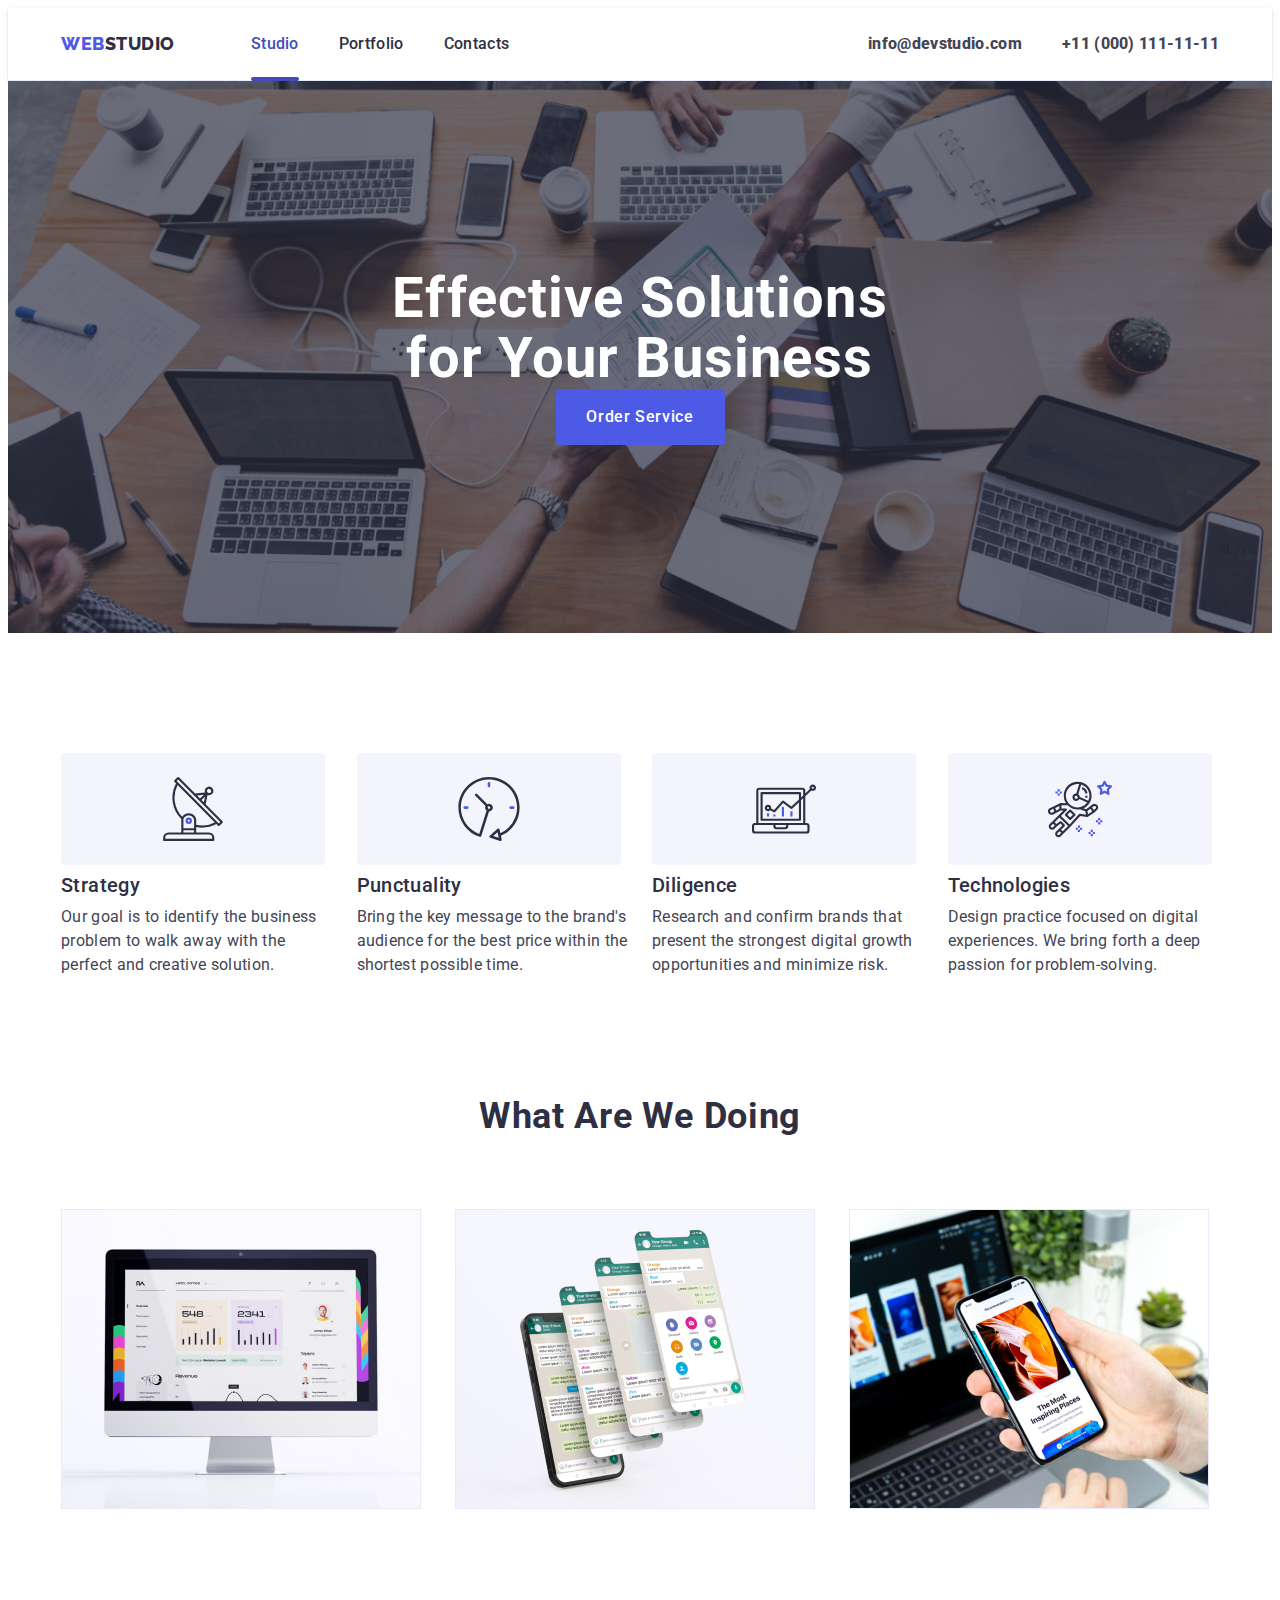
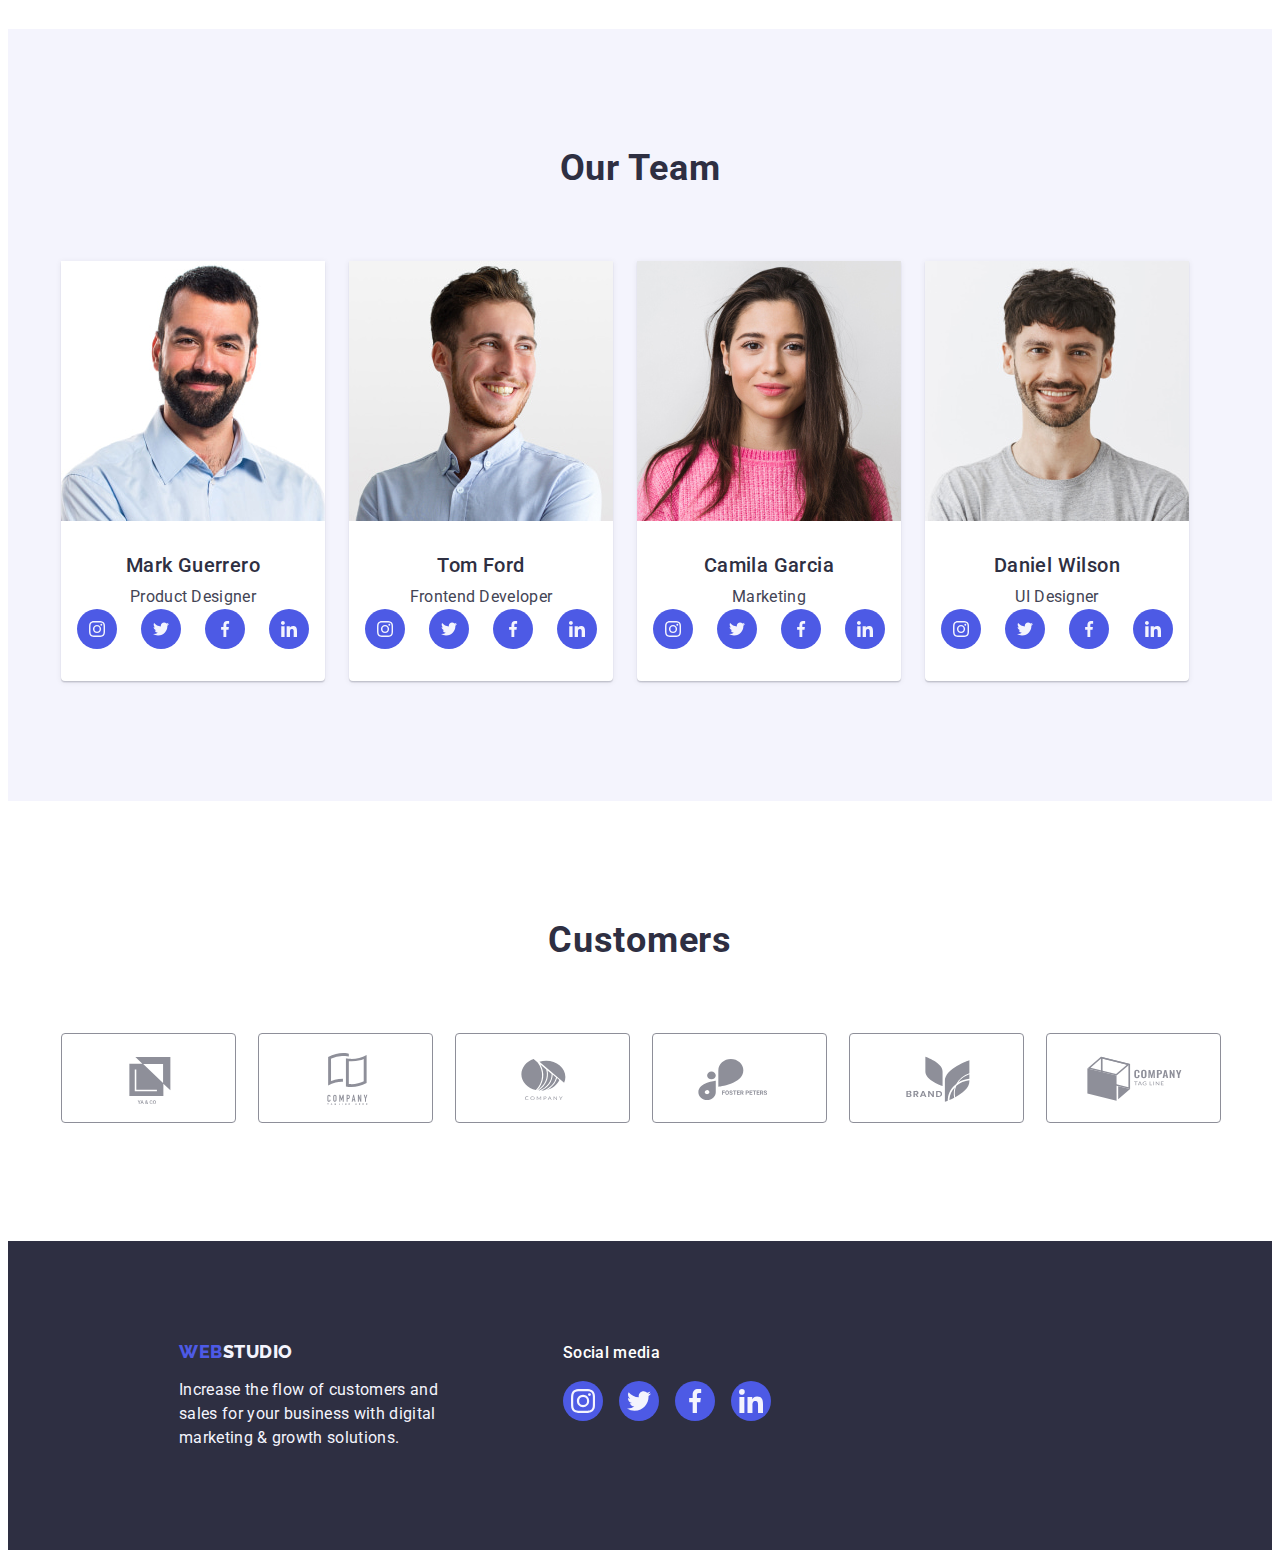
<file: index.html>
<!DOCTYPE html>
<html lang="en">
  <head>
    <meta charset="UTF-8" />
    <meta http-equiv="X-UA-Compatible" content="IE=edge" />
    <meta name="viewport" content="width=device-width, initial-scale=1.0" />
    <title>Document</title>
    <link rel="preconnect" href="https://fonts.googleapis.com" />
    <link rel="preconnect" href="https://fonts.gstatic.com" crossorigin />
    <link
      href="https://fonts.googleapis.com/css2?family=Raleway:wght@800&family=Roboto:wght@400;500;700&display=swap"
      rel="stylesheet"
    />
    <link
      rel="stylesheet"
      href="https://cdnjs.cloudflare.com/ajax/libs/modern-normalize/2.0.0/modern-normalize.min.css"
      integrity="sha512-4xo8blKMVCiXpTaLzQSLSw3KFOVPWhm/TRtuPVc4WG6kUgjH6J03IBuG7JZPkcWMxJ5huwaBpOpnwYElP/m6wg=="
      crossorigin="anonymous"
      referrerpolicy="no-referrer"
    />
    <link rel="stylesheet" href="./css/styles.css" />
  </head>
  <body class="body">
    <!--HEADER-->
    <header class="header">
      <div class="page container">
        <!--Навігація-->
        <nav class="navigation">
          <!--Логотип navigation-->
          <a class="logo link" href="./index.html"
            >WEB<span class="logo-two">Studio</span></a
          >
          <!--Список navigation-->
          <ul class="list header-list">
            <!--Перший пункт списку-->
            <li>
              <a class="guidance current link" href="./index.html">Studio</a>
            </li>
            <!--Другий пункт списку-->
            <li>
              <a class="guidance link" href="./portfolio.html">Portfolio</a>
            </li>
            <!--Третій пункт списку-->
            <li>
              <a class="guidance link" href="">Contacts</a>
            </li>
          </ul>
        </nav>
        <!--Контактна інформація-->
        <address class="header-address">
          <!--Список address-->
          <ul class="list header-list">
            <!--Перший пункт списку-->
            <li>
              <a class="contacts-header link" href="mailto:info@devstudio.com"
                >info@devstudio.com</a
              >
            </li>
            <!--Другий пункт списку-->
            <li>
              <a class="contacts-header link" href="tel:+110001111111"
                >+11 (000) 111-11-11</a
              >
            </li>
          </ul>
        </address>
      </div>
    </header>
    <!--MAIN-->
    <main>
      <!--Перша секція основного контенту-->
      <section class="dark-bg">
        <div class="container">
          <h1 class="main-text">Effective Solutions for Your Business</h1>
          <button data-modal-open type="button" class="main-button">
            Order Service
          </button>
        </div>
      </section>
      <!--Друга секція основного контенту-->
      <section class="two-section">
        <div class="container">
          <h2 hidden class="visually-hidden">advantages</h2>
          <!--Список другої секції-->
          <ul class="list">
            <!--Перший пункт списку-->
            <li class="two-section-items">
              <div class="two-section-items-icons">
                <svg class="logo-icons" width="64" height="64">
                  <use href="./images/icons.svg#icon-antenna"></use>
                </svg>
              </div>
              <h3 class="main-second-section">Strategy</h3>
              <p class="main-second-section-text">
                Our goal is to identify the business problem to walk away with
                the perfect and creative solution.
              </p>
            </li>
            <!--Другий пункт списку-->
            <li class="two-section-items">
              <div class="two-section-items-icons">
                <svg class="logo-icons" width="64" height="64">
                  <use href="./images/icons.svg#icon-clock"></use>
                </svg>
              </div>
              <h3 class="main-second-section">Punctuality</h3>
              <p class="main-second-section-text">
                Bring the key message to the brand's audience for the best price
                within the shortest possible time.
              </p>
            </li>
            <!--Третій пункт списку-->
            <li class="two-section-items">
              <div class="two-section-items-icons">
                <svg class="logo-icons" width="64" height="64">
                  <use href="./images/icons.svg#icon-diagram"></use>
                </svg>
              </div>
              <h3 class="main-second-section">Diligence</h3>
              <p class="main-second-section-text">
                Research and confirm brands that present the strongest digital
                growth opportunities and minimize risk.
              </p>
            </li>
            <!--Четвертий пункт списку-->
            <li class="two-section-items">
              <div class="two-section-items-icons">
                <svg class="logo-icons" width="64" height="64">
                  <use href="./images/icons.svg#icon-astronaut"></use>
                </svg>
              </div>
              <h3 class="main-second-section">Technologies</h3>
              <p class="main-second-section-text">
                Design practice focused on digital experiences. We bring forth a
                deep passion for problem-solving.
              </p>
            </li>
          </ul>
        </div>
      </section>
      <!--Третя секція основного контенту-->
      <section class="third-section">
        <div class="container">
          <h2 class="main-page-text">What are we doing</h2>
          <!--Список третьої секції-->
          <ul class="third-section list">
            <!--Перший пункт списку-->
            <li class="third-section-items">
              <img src="./images/images/img1.jpg" alt="img1" width="360" />
            </li>
            <!--Другий пункт списку-->
            <li class="third-section-items">
              <img src="./images/images/img2.jpg" alt="img2" width="360" />
            </li>
            <!--Третій пункт списку-->
            <li class="third-section-items">
              <img src="./images/images/img3.jpg" alt="img3" width="360" />
            </li>
          </ul>
        </div>
      </section>
      <!--Четверта секція основного контенту-->
      <section class="fourth-section">
        <div class="container">
          <h2 class="main-page-text">Our Team</h2>
          <!--Список четвертої секції-->
          <ul class="list">
            <!--Перший пункт списку-->
            <li class="fourth-section-items">
              <img src="./images/images/img4.jpg" alt="img4" width="264" />
              <div class="fourth-section-container">
                <h3 class="main-fourth-section">Mark Guerrero</h3>
                <p class="main-fourth-section-text">Product Designer</p>
                <ul class="list list-icons">
                  <li class="fourth-section-items-icons">
                    <a
                      class="fourth-section-social-networks"
                      href="https://www.instagram.com/"
                    >
                      <svg class="fourth-section-icons" width="16" height="16">
                        <use href="./images/icons.svg#icon-instagram"></use>
                      </svg>
                    </a>
                  </li>
                  <li class="fourth-section-items-icons">
                    <a
                      class="fourth-section-social-networks"
                      href="https://twitter.com/"
                    >
                      <svg class="fourth-section-icons" width="16" height="16">
                        <use href="./images/icons.svg#icon-twitter"></use>
                      </svg>
                    </a>
                  </li>
                  <li class="fourth-section-items-icons">
                    <a
                      class="fourth-section-social-networks"
                      href="https://www.facebook.com/"
                    >
                      <svg class="fourth-section-icons" width="16" height="16">
                        <use href="./images/icons.svg#icon-facebook"></use>
                      </svg>
                    </a>
                  </li>
                  <li class="fourth-section-items-icons">
                    <a
                      class="fourth-section-social-networks"
                      href="https://www.linkedin.com/"
                    >
                      <svg class="fourth-section-icons" width="16" height="16">
                        <use href="./images/icons.svg#icon-linkedin"></use>
                      </svg>
                    </a>
                  </li>
                </ul>
              </div>
            </li>
            <!--Другий пункт списку-->
            <li class="fourth-section-items">
              <img src="./images/images/img5.jpg" alt="img5" width="264" />
              <div class="fourth-section-container">
                <h3 class="main-fourth-section">Tom Ford</h3>
                <p class="main-fourth-section-text">Frontend Developer</p>
                <ul class="list list-icons">
                  <li class="fourth-section-items-icons">
                    <a
                      class="fourth-section-social-networks"
                      href="https://www.instagram.com/"
                    >
                      <svg class="fourth-section-icons" width="16" height="16">
                        <use href="./images/icons.svg#icon-instagram"></use>
                      </svg>
                    </a>
                  </li>
                  <li class="fourth-section-items-icons">
                    <a
                      class="fourth-section-social-networks"
                      href="https://twitter.com/"
                    >
                      <svg class="fourth-section-icons" width="16" height="16">
                        <use href="./images/icons.svg#icon-twitter"></use>
                      </svg>
                    </a>
                  </li>
                  <li class="fourth-section-items-icons">
                    <a
                      class="fourth-section-social-networks"
                      href="https://www.facebook.com/"
                    >
                      <svg class="fourth-section-icons" width="16" height="16">
                        <use href="./images/icons.svg#icon-facebook"></use>
                      </svg>
                    </a>
                  </li>
                  <li class="fourth-section-items-icons">
                    <a
                      class="fourth-section-social-networks"
                      href="https://www.linkedin.com/"
                    >
                      <svg class="fourth-section-icons" width="16" height="16">
                        <use href="./images/icons.svg#icon-linkedin"></use>
                      </svg>
                    </a>
                  </li>
                </ul>
              </div>
            </li>
            <!--Третій пункт списку-->
            <li class="fourth-section-items">
              <img src="./images/images/img6.jpg" alt="img6" width="264" />
              <div class="fourth-section-container">
                <h3 class="main-fourth-section">Camila Garcia</h3>
                <p class="main-fourth-section-text">Marketing</p>
                <ul class="list list-icons">
                  <li class="fourth-section-items-icons">
                    <a
                      class="fourth-section-social-networks"
                      href="https://www.instagram.com/"
                    >
                      <svg class="fourth-section-icons" width="16" height="16">
                        <use href="./images/icons.svg#icon-instagram"></use>
                      </svg>
                    </a>
                  </li>
                  <li class="fourth-section-items-icons">
                    <a
                      class="fourth-section-social-networks"
                      href="https://twitter.com/"
                    >
                      <svg class="fourth-section-icons" width="16" height="16">
                        <use href="./images/icons.svg#icon-twitter"></use>
                      </svg>
                    </a>
                  </li>
                  <li class="fourth-section-items-icons">
                    <a
                      class="fourth-section-social-networks"
                      href="https://www.facebook.com/"
                    >
                      <svg class="fourth-section-icons" width="16" height="16">
                        <use href="./images/icons.svg#icon-facebook"></use>
                      </svg>
                    </a>
                  </li>
                  <li class="fourth-section-items-icons">
                    <a
                      class="fourth-section-social-networks"
                      href="https://www.linkedin.com/"
                    >
                      <svg class="fourth-section-icons" width="16" height="16">
                        <use href="./images/icons.svg#icon-linkedin"></use>
                      </svg>
                    </a>
                  </li>
                </ul>
              </div>
            </li>
            <!--Четвертий пункт списку-->
            <li class="fourth-section-items">
              <img src="./images/images/img7.jpg" alt="img7" width="264" />
              <div class="fourth-section-container">
                <h3 class="main-fourth-section">Daniel Wilson</h3>
                <p class="main-fourth-section-text">UI Designer</p>
                <ul class="list list-icons">
                  <li class="fourth-section-items-icons">
                    <a
                      class="fourth-section-social-networks"
                      href="https://www.instagram.com/"
                    >
                      <svg class="fourth-section-icons" width="16" height="16">
                        <use href="./images/icons.svg#icon-instagram"></use>
                      </svg>
                    </a>
                  </li>
                  <li class="fourth-section-items-icons">
                    <a
                      class="fourth-section-social-networks"
                      href="https://twitter.com/"
                    >
                      <svg class="fourth-section-icons" width="16" height="16">
                        <use href="./images/icons.svg#icon-twitter"></use>
                      </svg>
                    </a>
                  </li>
                  <li class="fourth-section-items-icons">
                    <a
                      class="fourth-section-social-networks"
                      href="https://www.facebook.com/"
                    >
                      <svg class="fourth-section-icons" width="16" height="16">
                        <use href="./images/icons.svg#icon-facebook"></use>
                      </svg>
                    </a>
                  </li>
                  <li class="fourth-section-items-icons">
                    <a
                      class="fourth-section-social-networks"
                      href="https://www.linkedin.com/"
                    >
                      <svg class="fourth-section-icons" width="16" height="16">
                        <use href="./images/icons.svg#icon-linkedin"></use>
                      </svg>
                    </a>
                  </li>
                </ul>
              </div>
            </li>
          </ul>
        </div>
      </section>
      <!--П*ята секція-->
      <section class="five-section">
        <div class="container">
          <h2 class="five-section-main-text">Customers</h2>
          <ul class="list five-section-list">
            <li class="five-section-items">
              <a class="five-section-link" href="">
                <svg class="five-section-icons" width="104" height="56">
                  <use href="./images/icons.svg#icon-YA-sCO"></use>
                </svg>
              </a>
            </li>
            <li class="five-section-items">
              <a class="five-section-link" href="">
                <svg class="five-section-icons" width="104" height="56">
                  <use href="./images/icons.svg#icon-TAG-LINE-HERE"></use>
                </svg>
              </a>
            </li>
            <li class="five-section-items">
              <a class="five-section-link" href="">
                <svg class="five-section-icons" width="104" height="56">
                  <use href="./images/icons.svg#icon-COMPANY"></use>
                </svg>
              </a>
            </li>
            <li class="five-section-items">
              <a class="five-section-link" href="">
                <svg class="five-section-icons" width="104" height="56">
                  <use href="./images/icons.svg#icon-FOSTER-PETERS"></use>
                </svg>
              </a>
            </li>
            <li class="five-section-items">
              <a class="five-section-link" href="">
                <svg class="five-section-icons" width="104" height="56">
                  <use href="./images/icons.svg#icon-BRAND"></use>
                </svg>
              </a>
            </li>
            <li class="five-section-items">
              <a class="five-section-link" href="">
                <svg class="five-section-icons" width="104" height="56">
                  <use href="./images/icons.svg#icon-COMPANY-TAG-LINE"></use>
                </svg>
              </a>
            </li>
          </ul>
        </div>
      </section>
    </main>
    <!--FOOTER-->
    <!--Підвал сторінки-->
    <footer class="footer-dark-bg">
      <div class="container footer-container">
        <div class="two-footer-container">
          <a class="logo-web link" href="./index.html"
            >WEB<span class="logo-studio">Studio</span></a
          >
          <p class="footer-dark-bg-text">
            Increase the flow of customers and sales for your business with
            digital marketing & growth solutions.
          </p>
        </div>
        <div class="footer-container-icons">
          <p class="footer-text">Social media</p>
          <ul class="list footer-list">
            <li class="footer-items-icons">
              <a class="footer-link" href="https://www.instagram.com/">
                <svg class="footer-icons" width="24" height="24">
                  <use href="./images/icons.svg#icon-instagram-2"></use>
                </svg>
              </a>
            </li>
            <li class="footer-items-icons">
              <a class="footer-link" href="https://twitter.com/">
                <svg class="footer-icons" width="24" height="24">
                  <use href="./images/icons.svg#icon-twitter-2"></use>
                </svg>
              </a>
            </li>
            <li class="footer-items-icons">
              <a class="footer-link" href="https://www.facebook.com/">
                <svg class="footer-icons" width="24" height="24">
                  <use href="./images/icons.svg#icon-facebook-2"></use>
                </svg>
              </a>
            </li>
            <li class="footer-items-icons">
              <a class="footer-link" href="https://www.linkedin.com/">
                <svg class="footer-icons" width="24" height="24">
                  <use href="./images/icons.svg#icon-linkedin-2"></use>
                </svg>
              </a>
            </li>
          </ul>
        </div>
      </div>
    </footer>
    <div data-modal class="modal is-hidden">
      <div class="modal-window">
        <button class="button-modal" type="button" data-modal-close>
          <svg class="modal-icons" width="8" height="8">
            <use href="./images/icons.svg#icon-close-black-18dp-2-1"></use>
          </svg>
        </button>
      </div>
    </div>
    <script src="./js/modal.js"></script>
  </body>
</html>
</file>
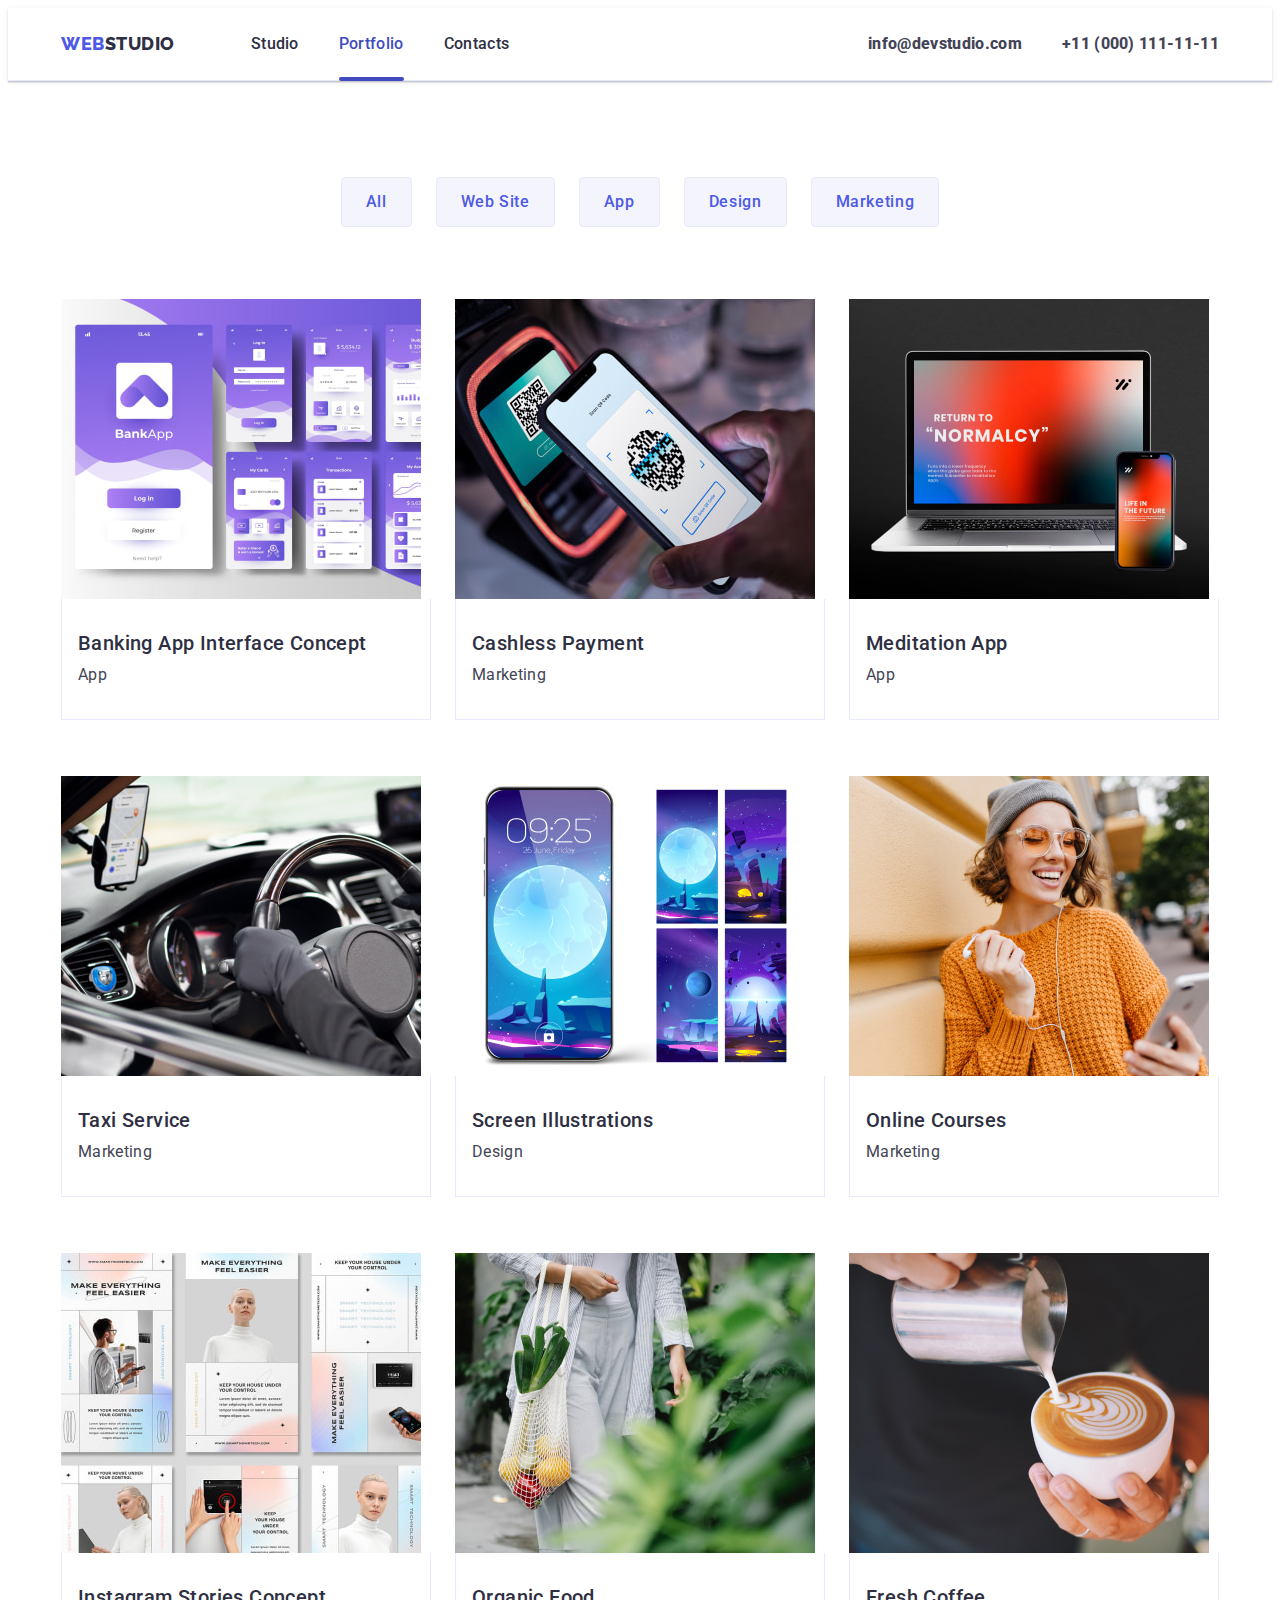
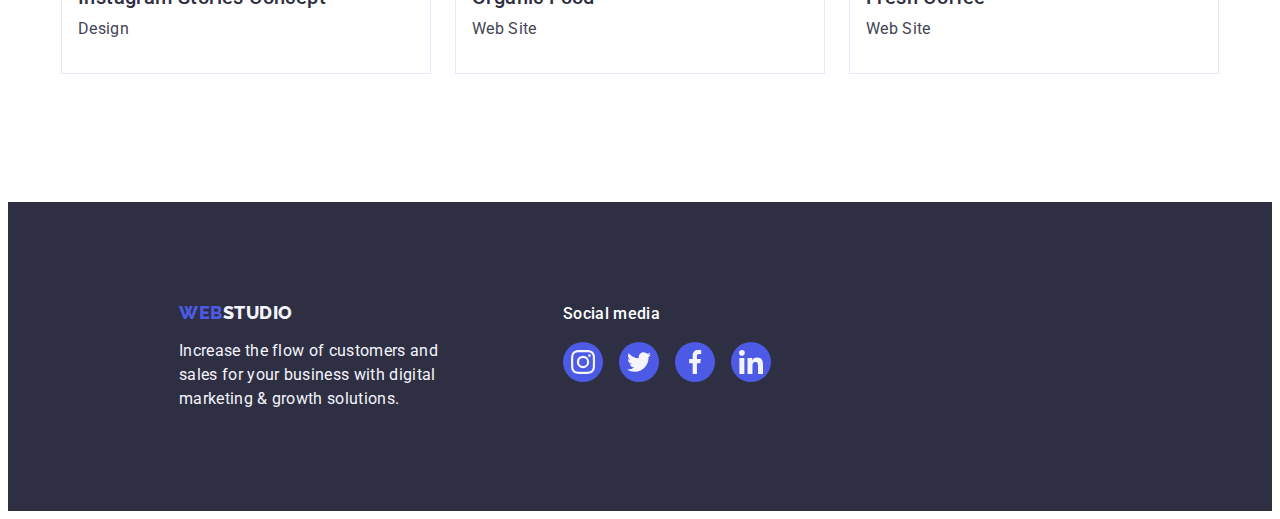
<file: portfolio.html>
<!DOCTYPE html>
<html lang="en">
  <head>
    <meta charset="UTF-8" />
    <meta name="viewport" content="width=device-width, initial-scale=1.0" />
    <title>Document</title>
    <link rel="preconnect" href="https://fonts.googleapis.com" />
    <link rel="preconnect" href="https://fonts.gstatic.com" crossorigin />
    <link
      href="https://fonts.googleapis.com/css2?family=Raleway:wght@800&family=Roboto:wght@400;500&display=swap"
      rel="stylesheet"
    />
    <link
      rel="stylesheet"
      href="https://cdnjs.cloudflare.com/ajax/libs/modern-normalize/2.0.0/modern-normalize.min.css"
      integrity="sha512-4xo8blKMVCiXpTaLzQSLSw3KFOVPWhm/TRtuPVc4WG6kUgjH6J03IBuG7JZPkcWMxJ5huwaBpOpnwYElP/m6wg=="
      crossorigin="anonymous"
      referrerpolicy="no-referrer"
    />
    <link rel="stylesheet" href="./css/styles.css" />
  </head>
  <body class="body-portfolio">
    <!--HEADER-->
    <header class="header">
      <div class="page container">
        <!--Навігація-->
        <nav class="navigation">
          <!--Логотип navigation-->
          <a class="logo link" href="./index.html"
            >WEB<span class="logo-two">Studio</span></a
          >
          <!--Список navigation-->
          <ul class="list header-list">
            <!--Перший пункт списку-->
            <li>
              <a class="guidance link" href="./index.html">Studio</a>
            </li>
            <!--Другий пункт списку-->
            <li>
              <a class="guidance current link" href="./portfolio.html"
                >Portfolio</a
              >
            </li>
            <!--Третій пункт списку-->
            <li>
              <a class="guidance link" href="">Contacts</a>
            </li>
          </ul>
        </nav>
        <!--Контактна інформація-->
        <address class="header-address">
          <!--Список address-->
          <ul class="list header-list">
            <!--Перший пункт списку-->
            <li>
              <a class="contacts-header link" href="mailto:info@devstudio.com"
                >info@devstudio.com</a
              >
            </li>
            <!--Другий пункт списку-->
            <li>
              <a class="contacts-header link" href="tel:+110001111111"
                >+11 (000) 111-11-11</a
              >
            </li>
          </ul>
        </address>
      </div>
    </header>
    <!--MAIN-->
    <main>
      <section class="first-section">
        <div class="container">
          <!--Перший елемент секції в MAIN-->
          <h1 class="visually-hidden">Portfolio</h1>
          <!--Перший список (Другий елемент)-->
          <ul class="list-item list">
            <li class="list-item-button">
              <button type="button" class="main-button-portfolio">All</button>
            </li>
            <li class="list-item-button">
              <button type="button" class="main-button-portfolio">
                Web Site
              </button>
            </li>
            <li class="list-item-button">
              <button type="button" class="main-button-portfolio">App</button>
            </li>
            <li class="list-item-button">
              <button type="button" class="main-button-portfolio">
                Design
              </button>
            </li>
            <li class="list-item-button">
              <button type="button" class="main-button-portfolio">
                Marketing
              </button>
            </li>
          </ul>
          <!--Другий список (Третій елемент)-->
          <ul class="list-page list">
            <!--Перший пункт списку-->
            <li class="items-page">
              <a href="" class="link link-items">
                <div class="items-page-container">
                  <img
                    src="./images/images/img8.jpg"
                    alt="Banking App Interface Concept"
                    width="360"
                  />
                  <p class="items-page-paragraph">
                    14 Stylish and User-Friendly App Design Concepts · Task
                    Manager App · Calorie Tracker App · Exotic Fruit Ecommerce
                    App · Cloud Storage App
                  </p>
                </div>
                <div class="holder">
                  <h2 class="project-text">Banking App Interface Concept</h2>
                  <p class="project-card-text">App</p>
                </div>
              </a>
            </li>
            <!--Другий пункт списку-->
            <li class="items-page">
              <a href="" class="link link-items">
                <div class="items-page-container">
                  <img
                    src="./images/images/img9.jpg"
                    alt="Cashless Payment"
                    width="360"
                  />
                  <p class="items-page-paragraph">
                    14 Stylish and User-Friendly App Design Concepts · Task
                    Manager App · Calorie Tracker App · Exotic Fruit Ecommerce
                    App · Cloud Storage App
                  </p>
                </div>
                <div class="holder">
                  <h2 class="project-text">Cashless Payment</h2>
                  <p class="project-card-text">Marketing</p>
                </div>
              </a>
            </li>
            <!--Третій пункт списку-->
            <li class="items-page">
              <a href="" class="link link-items">
                <div class="items-page-container">
                  <img
                    src="./images/images/img10.jpg"
                    alt="Meditation App"
                    width="360"
                  />
                  <p class="items-page-paragraph">
                    14 Stylish and User-Friendly App Design Concepts · Task
                    Manager App · Calorie Tracker App · Exotic Fruit Ecommerce
                    App · Cloud Storage App
                  </p>
                </div>
                <div class="holder">
                  <h2 class="project-text">Meditation App</h2>
                  <p class="project-card-text">App</p>
                </div>
              </a>
            </li>
            <!--Четвертий пункт списку-->
            <li class="items-page">
              <a href="" class="link link-items">
                <div class="items-page-container">
                  <img
                    src="./images/images/img11.jpg"
                    alt="Taxi Service"
                    width="360"
                  />
                  <p class="items-page-paragraph">
                    14 Stylish and User-Friendly App Design Concepts · Task
                    Manager App · Calorie Tracker App · Exotic Fruit Ecommerce
                    App · Cloud Storage App
                  </p>
                </div>
                <div class="holder">
                  <h2 class="project-text">Taxi Service</h2>
                  <p class="project-card-text">Marketing</p>
                </div>
              </a>
            </li>
            <!--П'ятий пункт списку-->
            <li class="items-page">
              <a href="" class="link link-items">
                <div class="items-page-container">
                  <img
                    src="./images/images/img12.jpg"
                    alt="Screen Illustrations"
                    width="360"
                  />
                  <p class="items-page-paragraph">
                    14 Stylish and User-Friendly App Design Concepts · Task
                    Manager App · Calorie Tracker App · Exotic Fruit Ecommerce
                    App · Cloud Storage App
                  </p>
                </div>
                <div class="holder">
                  <h2 class="project-text">Screen Illustrations</h2>
                  <p class="project-card-text">Design</p>
                </div>
              </a>
            </li>
            <!--Шостий пункт списку-->
            <li class="items-page">
              <a href="" class="link link-items">
                <div class="items-page-container">
                  <img
                    src="./images/images/img13.jpg"
                    alt="Online Courses"
                    width="360"
                  />
                  <p class="items-page-paragraph">
                    14 Stylish and User-Friendly App Design Concepts · Task
                    Manager App · Calorie Tracker App · Exotic Fruit Ecommerce
                    App · Cloud Storage App
                  </p>
                </div>
                <div class="holder">
                  <h2 class="project-text">Online Courses</h2>
                  <p class="project-card-text">Marketing</p>
                </div>
              </a>
            </li>
            <!--Сьомий пункт списку-->
            <li class="items-page">
              <a href="" class="link link-items">
                <div class="items-page-container">
                  <img
                    src="./images/images/img14.jpg"
                    alt="Instagram Stories Concept"
                    width="360"
                  />
                  <p class="items-page-paragraph">
                    14 Stylish and User-Friendly App Design Concepts · Task
                    Manager App · Calorie Tracker App · Exotic Fruit Ecommerce
                    App · Cloud Storage App
                  </p>
                </div>
                <div class="holder">
                  <h2 class="project-text">Instagram Stories Concept</h2>
                  <p class="project-card-text">Design</p>
                </div>
              </a>
            </li>
            <!--Восьмий пункт списку-->
            <li class="items-page">
              <a href="" class="link link-items">
                <div class="items-page-container">
                  <img
                    src="./images/images/img15.jpg"
                    alt="Organic Food"
                    width="360"
                  />
                  <p class="items-page-paragraph">
                    14 Stylish and User-Friendly App Design Concepts · Task
                    Manager App · Calorie Tracker App · Exotic Fruit Ecommerce
                    App · Cloud Storage App
                  </p>
                </div>
                <div class="holder">
                  <h2 class="project-text">Organic Food</h2>
                  <p class="project-card-text">Web Site</p>
                </div>
              </a>
            </li>
            <!--Дев'ятий пункт списку-->
            <li class="items-page">
              <a href="" class="link link-items">
                <div class="items-page-container">
                  <img
                    src="./images/images/img16.jpg"
                    alt="the process of making coffee"
                    width="360"
                  />
                  <p class="items-page-paragraph">
                    14 Stylish and User-Friendly App Design Concepts · Task
                    Manager App · Calorie Tracker App · Exotic Fruit Ecommerce
                    App · Cloud Storage App
                  </p>
                </div>
                <div class="holder">
                  <h2 class="project-text">Fresh Coffee</h2>
                  <p class="project-card-text">Web Site</p>
                </div>
              </a>
            </li>
          </ul>
        </div>
      </section>
    </main>
    <!--FOOTER-->
    <footer class="footer-dark-bg">
      <div class="container footer-container">
        <div class="two-footer-container">
          <a class="logo-web link" href="./index.html"
            >WEB<span class="logo-studio">Studio</span></a
          >
          <p class="footer-dark-bg-text">
            Increase the flow of customers and sales for your business with
            digital marketing & growth solutions.
          </p>
        </div>
        <div class="footer-container-icons">
          <p class="footer-text">Social media</p>
          <ul class="list footer-list">
            <li class="footer-items-icons">
              <a class="footer-link" href="https://www.instagram.com/">
                <svg class="footer-icons" width="24" height="24">
                  <use href="./images/icons.svg#icon-instagram-2"></use>
                </svg>
              </a>
            </li>
            <li class="footer-items-icons">
              <a class="footer-link" href="https://twitter.com/">
                <svg class="footer-icons" width="24" height="24">
                  <use href="./images/icons.svg#icon-twitter-2"></use>
                </svg>
              </a>
            </li>
            <li class="footer-items-icons">
              <a class="footer-link" href="https://www.facebook.com/">
                <svg class="footer-icons" width="24" height="24">
                  <use href="./images/icons.svg#icon-facebook-2"></use>
                </svg>
              </a>
            </li>
            <li class="footer-items-icons">
              <a class="footer-link" href="https://www.linkedin.com/">
                <svg class="footer-icons" width="24" height="24">
                  <use href="./images/icons.svg#icon-linkedin-2"></use>
                </svg>
              </a>
            </li>
          </ul>
        </div>
      </div>
    </footer>
  </body>
</html>
</file>
<file: css/styles.css>
body {
  background-color: #ffffff;
}

:root {
  --brand-color: #ffffff;
}

p {
  font-family: "Roboto";
  font-style: normal;
  font-weight: 400;
}

p,
h1,
h2,
h3,
h4,
h5,
h6 {
  margin: 0;
}

/*header*/
header {
  background: var(--white, #fff);
  flex-shrink: 0;
  font-family: "Roboto", sans-serif;
  font-weight: 800;
  font-size: 18px;
  line-height: 1.17;
  letter-spacing: 0.03em;
  border-bottom: 1px solid #e7e9fc;
  box-shadow: 0px 2px 1px rgba(46, 47, 66, 0.08),
    0px 1px 1px rgba(46, 47, 66, 0.16), 0px 1px 6px rgba(46, 47, 66, 0.08);
  display: flex;
}

.container {
  width: 1158px;
  margin: 0 auto;
  padding: 0 15px;
}

.page {
  display: flex;
  align-items: center;
  justify-content: space-between;
}

.navigation {
  display: flex;
  align-items: center;
}

.link {
  text-decoration: none;
}

/*.link:hover,
.link:focus {
  color: #404bbf;
}*/

.logo {
  color: #4d5ae5;
  text-transform: uppercase;
  font-family: "Raleway", sans-serif;
  font-weight: 800;
  font-size: 18px;
  line-height: 1.17;
  letter-spacing: 0.03em;
  display: flex;
  margin-right: 76px;
}

.logo:root {
  color: #4d5ae5;
}

.logo-two {
  color: #2e2f42;
}

.list {
  list-style: none;
  margin: 0;
  padding: 0;
}

.header-list {
  display: flex;
  gap: 40px;
}

.guidance {
  color: #2e2f42;
  font-weight: 500;
  font-size: 16px;
  line-height: 1.5;
  letter-spacing: 0.02em;
  display: block;
  padding: 24px 0;
  position: relative;
  transition: color 250ms cubic-bezier(0.4, 0, 0.2, 1);
}

.guidance:hover,
.guidance:focus,
.contacts:hover,
.contacts:focus,
.link:hover,
.link:focus,
.guidance.current {
  color: #404bbf;
}

.guidance::after {
  content: "";
  position: absolute;
  left: 0;
  bottom: -1px;
  transform: scaleX(0);
  width: 100%;
  height: 4px;
  background-color: #404bbf;
  border-radius: 2px;
}

.guidance:hover:after,
.guidance:focus:after,
.guidance.current:after {
  transform: scaleX(1);
}

.header-address {
  font-style: normal;
}

.contacts {
  color: #434455;
  font-family: Roboto;
  font-size: 16px;
  font-style: normal;
  font-weight: 400;
  line-height: 1.5;
  letter-spacing: 0.02em;
}

.contacts:root {
  color: #434455;
}

/*main*/
/*Перша секція основного контенту*/

img {
  display: block;
}

.dark-bg {
  max-width: 1440px;
  background: var(--navyblue, #2e2f42);
  flex-shrink: 0;
  padding: 188px 0;
  margin: 0 auto;
  background-image: linear-gradient(
      rgba(46, 47, 66, 0.7),
      rgba(46, 47, 66, 0.7)
    ),
    url(../images/images/people-office1.jpg);
  background-size: cover;
  background-repeat: no-repeat;
  background-position: center;
}

.visually-hidden {
  position: absolute;
  width: 1px;
  height: 1px;
  margin: -1px;
  border: 0;
  padding: 0;
  white-space: nowrap;
  clip-path: inset(100%);
  clip: rect(0 0 0 0);
  overflow: hidden;
}

.main-text {
  max-width: 496px;
  height: 120px;
  margin-left: auto;
  margin-right: auto;
  color: var(--white, #ffffff);
  text-align: center;
  font-family: Roboto;
  font-size: 56px;
  font-style: normal;
  font-weight: 700;
  line-height: 1.07;
  letter-spacing: 0.02em;
}

.main-button {
  background: #4d5ae5;
  font-family: "Roboto", sans-serif;
  font-weight: 500;
  font-size: 16px;
  line-height: 1.5;
  letter-spacing: 0.04em;
  color: #ffffff;
  cursor: pointer;
  display: block;
  text-align: center;
  min-width: 169px;
  height: 56px;
  border: none;
  border-radius: 4px;
  margin: 0 auto;
  transition: background-color 250ms cubic-bezier(0.4, 0, 0.2, 1);
}

.main-button:hover,
.main-button:focus {
  background-color: #404bbf;
}

/*Друга секція основного контенту*/

.two-section {
  padding: 120px 0;
}

.two-section .list {
  display: flex;
  gap: 24px;
  padding: 0;
}

.logo-icons {
  width: 64px;
  height: 64px;
  flex-shrink: 0;
}

.two-section-items {
  width: calc((100% - 72px) / 4);
}

.two-section-items-icons {
  width: 264px;
  height: 112px;
  flex-shrink: 0;
  border-radius: 4px;
  background: var(--cloud, #f4f4fd);
  display: flex;
  align-items: center;
  justify-content: center;
  margin-bottom: 8px;
}

.main-second-section {
  color: var(--navyblue, #2e2f42);
  font-family: Roboto;
  font-size: 20px;
  font-style: normal;
  font-weight: 500;
  line-height: 1.2;
  letter-spacing: 0.02em;
  margin-bottom: 8px;
}

.main-second-section-text {
  color: var(--slate, #434455);
  font-family: Roboto;
  font-size: 16px;
  font-style: normal;
  font-weight: 400;
  line-height: 1.5;
  letter-spacing: 0.02em;
}

/*Третя секція основного контенту*/

.third-section {
  padding-bottom: 120px;
}

.third-section .list {
  display: flex;
  gap: 24px;
  padding: 0;
}

.third-section-items {
  width: calc((100% - 48px) / 3);
}

.main-page-text {
  color: var(--navyblue, #2e2f42);
  text-align: center;
  font-family: Roboto;
  font-size: 36px;
  font-style: normal;
  font-weight: 700;
  line-height: 1.11;
  letter-spacing: 0.02em;
  text-transform: capitalize;
  margin-bottom: 72px;
}

/*Четверта секція основного контенту*/

.fourth-section {
  background: var(--cloud, #f4f4fd);
  flex-shrink: 0;
  padding: 120px 0;
}

.fourth-section .list {
  display: flex;
  gap: 24px;
}

.fourth-section-items {
  padding-bottom: 0px;
  justify-content: center;
  background-color: #ffffff;
  width: calc((100%-72px) / 4);
  border-radius: 0px 0px 4px 4px;
  box-shadow: 0px 2px 1px 0px rgba(46, 47, 66, 0.08),
    0px 1px 1px 0px rgba(46, 47, 66, 0.16),
    0px 1px 6px 0px rgba(46, 47, 66, 0.08);
}

.fourth-section-container {
  padding: 32px 0;
}

.main-fourth-section {
  color: var(--navyblue, #2e2f42);
  text-align: center;
  font-family: Roboto;
  font-size: 20px;
  font-style: normal;
  font-weight: 500;
  line-height: 1.2;
  letter-spacing: 0.02em;
  margin-bottom: 8px;
}

.main-fourth-section-text {
  color: var(--slate, #434455);
  text-align: center;
  font-size: 16px;
  line-height: 1.5;
  letter-spacing: 0.02em;
}

.list-icons {
  display: flex;
  justify-content: center;
  align-items: center;
  gap: 24px;
  padding-left: 0;
}

.fourth-section-items-icons {
  width: 40px;
  height: 40px;
}

.fourth-section-social-networks {
  width: 100%;
  height: 100%;
  background-color: #4d5ae5;
  border-radius: 50%;
  display: flex;
  justify-content: center;
  align-items: center;
  transition: background-color 250ms cubic-bezier(0.4, 0, 0.2, 1);
}

.fourth-section-social-networks:hover,
.fourth-section-social-networks:focus {
  background-color: #404bbf;
}

.fourth-section-icons {
  fill: #f4f4fd;
}

/*П*ята секція*/

.five-section {
  padding-top: 120px;
  padding-bottom: 120px;
}

.five-section-main-text {
  letter-spacing: 0.72px;
  color: var(--navyblue, #2e2f42);
  text-align: center;
  font-family: Roboto;
  font-size: 36px;
  font-style: normal;
  font-weight: 700;
  line-height: 1.11; /* 111.111% */
  text-transform: capitalize;
  margin-bottom: 72px;
}

.five-section-main-text:root {
  color: #2e2f42;
}

.five-section-list {
  display: flex;
  justify-content: center;
  align-items: center;
  gap: 24px;
}

.five-section-link {
  width: 100%;
  height: 100%;
  border: 1px solid #8e8f99;
  border-radius: 4px;
  display: flex;
  align-items: center;
  justify-content: center;
  color: #8e8f99;
  transition: border-color 250ms cubic-bezier(0.4, 0, 0.2, 1),
    color 250ms cubic-bezier(0.4, 0, 0.2, 1);
}

.five-section-link:hover,
.five-section-link:focus {
  border-color: #404bbf;
  color: #404bbf;
}

.five-section-link:root {
  color: #8e8f99;
}

.five-section-items {
  width: calc((100% - 120px) / 6);
  height: 88px;
  transition: border-color 250ms cubic-bezier(0.4, 0, 0.2, 1);
}

.five-section-icons {
  fill: currentColor;
}

/*footer*/

.footer-dark-bg {
  background: var(--navyblue, #2e2f42);
  flex-shrink: 0;
  padding: 100px 0;
  display: flex;
}

.footer-container {
  align-items: baseline;
  margin-right: 120px;
  margin-left: 156px;
  display: flex;
}

.two-footer-container {
  margin-right: 120px;
}

.logo-web {
  color: #4d5ae5;
  font-family: "Raleway", sans-serif;
  font-size: 18px;
  font-style: normal;
  font-weight: 800;
  justify-content: center;
  line-height: 1.17;
  letter-spacing: 0.03em;
  text-transform: uppercase;
  display: inline-block;
  margin-bottom: 16px;
}

.logo-studio {
  color: #f4f4fd;
}

.footer-dark-bg-text {
  color: var(--cloud, #f4f4fd);
  font-size: 16px;
  line-height: 1.5;
  letter-spacing: 0.02em;
  max-width: 264px;
}

.footer-text {
  color: #ffffff;
  font-family: Roboto;
  font-size: 16px;
  font-style: normal;
  font-weight: 500;
  line-height: 1.5; /* 150% */
  letter-spacing: 0.02em;
  margin-bottom: 16px;
}

.footer-text:root {
  color: #ffffff;
}

.footer-list {
  display: flex;
  gap: 16px;
}

.footer-items-icons {
  width: 40px;
  height: 40px;
}

.footer-link {
  width: 100%;
  height: 100%;
  background-color: #4d5ae5;
  border-radius: 50%;
  display: flex;
  align-items: center;
  justify-content: center;
  transition: background-color 250ms cubic-bezier(0.4, 0, 0.2, 1);
}

.footer-link:root {
  background-color: #4d5ae5;
}

.footer-link:hover,
.footer-link:focus {
  background-color: #31d0aa;
}

.footer-icons {
  fill: #f4f4fd;
  transition: background-color 250ms cubic-bezier(0.4, 0, 0.2, 1);
}

.footer-icons:root {
  fill: #f4f4fd;
}

/*main portfolio*/
/*ст.2 (Портфоліо)*/

.body-portfolio {
  color: #434455;
  font-family: "Roboto", sans-serif;
}

/*Навігація початок*/

.header-link {
  font-weight: 500;
  font-size: 16px;
  line-height: 1.5;
  letter-spacing: 0.02em;
  color: #2e2f42;
  padding: 24px 0;
  transition: color 250ms cubic-bezier(0.4, 0, 0.2, 1);
}

.header-link:hover,
.header-link:focus {
  color: #404bbf;
}

.header-link:root {
  color: #2e2f42;
}

/*Навігація кінець*/

.first-section {
  padding-top: 96px;
  padding-bottom: 120px;
}

.list-item {
  justify-content: center;
  display: flex;
  gap: 24px;
  margin-bottom: 72px;
}

.main-button-portfolio {
  line-height: 1.5;
  font-family: "Roboto", sans-serif;
  font-weight: 500;
  font-size: 16px;
  letter-spacing: 0.04em;
  color: #4d5ae5;
  background-color: #f4f4fd;
  cursor: pointer;
  padding: 12px 24px;
  border: 1px solid #e7e9fc;
  border-radius: 4px;
  transition: color 250ms cubic-bezier(0.4, 0, 0.2, 1),
    background-color 250ms cubic-bezier(0.4, 0, 0.2, 1),
    border-color 250ms cubic-bezier(0.4, 0, 0.2, 1),
    box-shadow 250ms cubic-bezier(0.4, 0, 0.2, 1);
}

.main-button-portfolio:hover,
.main-button-portfolio:focus {
  color: #ffffff;
  background-color: #404bbf;
  border: 1px solid transparent;
  box-shadow: 0px 3px 1px rgba(0, 0, 0, 0.1), 0px 2px 1px rgba(0, 0, 0, 0.08),
    0px 2px 2px rgba(0, 0, 0, 0.12);
}

.list-page {
  display: flex;
  flex-wrap: wrap;
  column-gap: 24px;
  row-gap: 48px;
  padding: 0;
}

.list-page .list {
  padding: 0;
  margin: 0;
}

.items-page {
  width: calc((100% - 48px) / 3);
  transition: box-shadow 250ms cubic-bezier(0.4, 0, 0.2, 1);
}

.link-items {
  display: block;
  transition: box-shadow 250ms cubic-bezier(0.4, 0, 0.2, 1);
}

.link-items:hover,
.link-items:focus {
  box-shadow: 0px 2px 1px 0px rgba(46, 47, 66, 0.08),
    0px 1px 1px 0px rgba(46, 47, 66, 0.16),
    0px 1px 6px 0px rgba(46, 47, 66, 0.08);
}

.items-page-container {
  position: relative;
  overflow: hidden;
}

.items-page-paragraph {
  position: absolute;
  top: 0;
  font-size: 16px;
  line-height: 1.5;
  letter-spacing: 0.02em;
  color: #f4f4fd;
  padding: 40px 32px;
  background-color: #4d5ae5;
  height: 100%;
  width: 100%;
  transform: translateY(100%);
  transition: transform 250ms cubic-bezier(0.4, 0, 0.2, 1);
}

.link-items:hover .items-page-paragraph,
.link-items:focus .items-page-paragraph {
  transform: translateY(0%);
}

.items-page-paragraph:root {
  color: #f4f4fd;
}

.holder {
  padding: 32px 16px;
  border: 1px solid #e7e9fc;
  border-top: none;
  margin-bottom: 8px;
}

.contacts-header {
  font-size: 16px;
  line-height: 1.5;
  letter-spacing: 0.02em;
  color: #434455;
  transition: color 250ms cubic-bezier(0.4, 0, 0.2, 1);
}

.contacts-header:root {
  color: #434455;
}

.contacts-header:hover,
.contacts-header:focus {
  color: #404bbf;
}

.project-text {
  font-family: Roboto;
  font-size: 20px;
  font-style: normal;
  font-weight: 500;
  line-height: 1.2;
  letter-spacing: 0.02em;
  color: #2e2f42;
  margin-bottom: 8px;
}

.project-text:root {
  color: #2e2f42;
}

.project-card-text {
  font-size: 16px;
  line-height: 1.5;
  letter-spacing: 0.02em;
  color: #434455;
}

.project-card-text:root {
  color: #434455;
}

.project-card-text:hover {
  transform: translateY(0%);
}

.modal {
  position: fixed;
  top: 0;
  left: 0;
  width: 100%;
  height: 100%;
  background-color: rgba(46, 47, 66, 0.4);
  transition: opacity 250ms cubic-bezier(0.4, 0, 0.2, 1),
    visibility 250ms cubic-bezier(0.4, 0, 0.2, 1);
}

.is-hidden {
  opacity: 0;
  visibility: hidden;
  pointer-events: none;
}

.modal-window {
  position: absolute;
  top: 50%;
  left: 50%;
  transform: translate(-50%, -50%) scale(1);
  width: 408px;
  min-height: 584px;
  background: #fcfcfc;
  box-shadow: 0px 1px 1px rgba(0, 0, 0, 0.14), 0px 1px 3px rgba(0, 0, 0, 0.12),
    0px 2px 1px rgba(0, 0, 0, 0.2);
  border-radius: 4px;
  transition: transform 250ms cubic-bezier(0.4, 0, 0.2, 1);
}

.button-modal {
  position: absolute;
  top: 24px;
  right: 24px;
  width: 24px;
  height: 24px;
  border-radius: 50%;
  display: flex;
  align-items: center;
  justify-content: center;
  background-color: #e7e9fc;
  border: 1px solid rgba(0, 0, 0, 0.1);
  padding: 0;
  cursor: pointer;
  transition: background-color 250ms cubic-bezier(0.4, 0, 0.2, 1),
    border 250ms cubic-bezier(0.4, 0, 0.2, 1);
}

.button-modal:hover,
.button-modal:focus {
  background-color: #404bbf;
  border: none;
}

.modal-icons {
  transition: fill 250ms cubic-bezier(0.4, 0, 0.2, 1);
}

.button-modal:hover svg {
  fill: #ffffff;
}

.button-modal:focus svg {
  fill: #ffffff;
}
</file>
